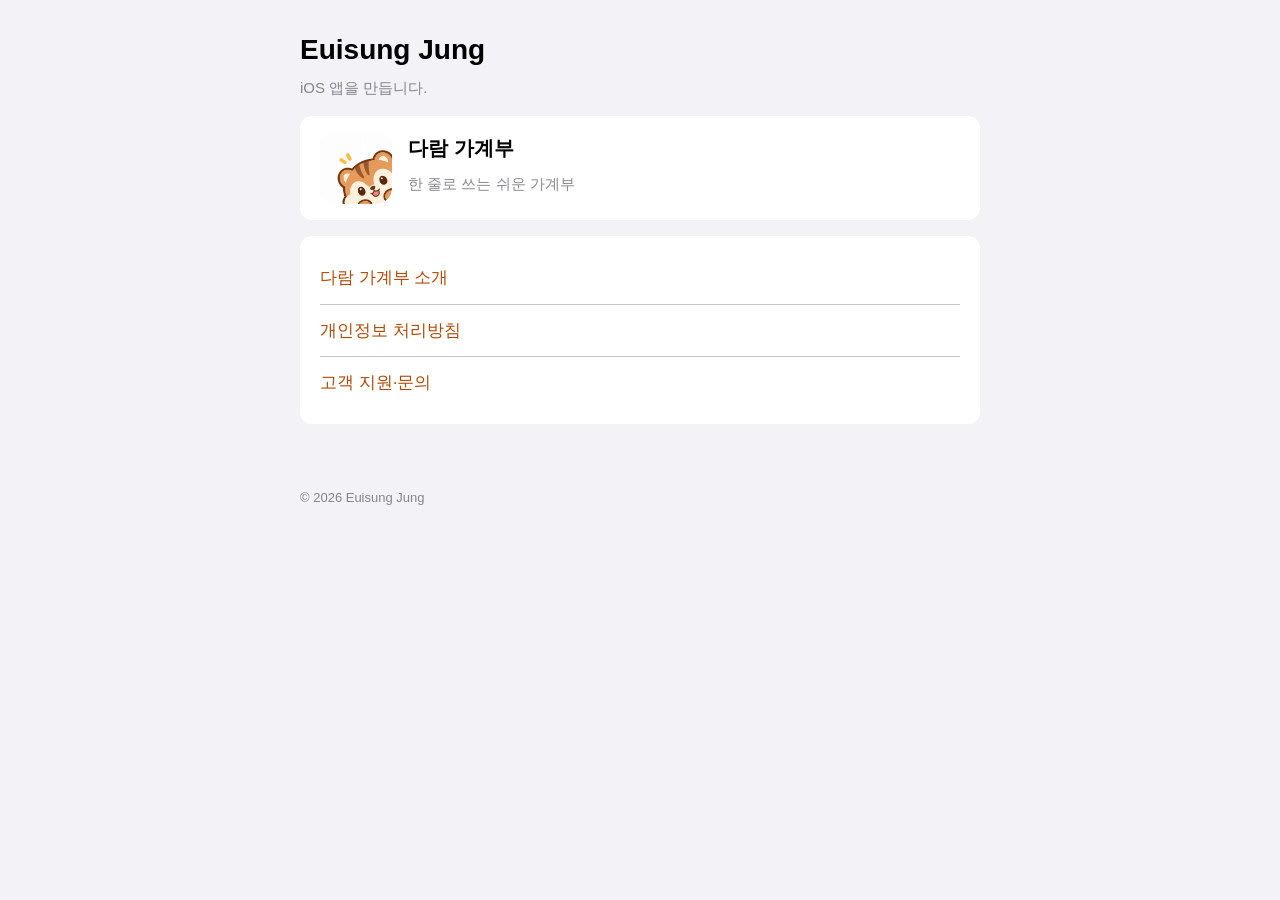
<file: index.html>
<!DOCTYPE html>
<html lang="ko">
<head>
<meta charset="utf-8">
<meta name="viewport" content="width=device-width, initial-scale=1">
<title>Euisung Jung — iOS 앱</title>
<meta name="description" content="다람 가계부를 만든 개발자 Euisung Jung의 앱 소개 페이지입니다.">
<link rel="icon" href="/assets/favicon.png">
<link rel="stylesheet" href="/assets/style.css">
</head>
<body>
<main>
  <h1>Euisung Jung</h1>
  <p class="muted">iOS 앱을 만듭니다.</p>

  <div class="card">
    <div class="app">
      <img src="/assets/daram-icon.png" alt="다람 가계부 앱 아이콘">
      <div>
        <h2>다람 가계부</h2>
        <p class="muted">한 줄로 쓰는 쉬운 가계부</p>
      </div>
    </div>
  </div>

  <div class="card">
    <ul class="links">
      <li><a href="/daram/">다람 가계부 소개</a></li>
      <li><a href="/daram/privacy/">개인정보 처리방침</a></li>
      <li><a href="/daram/support/">고객 지원·문의</a></li>
    </ul>
  </div>
</main>
<footer>© 2026 Euisung Jung</footer>
</body>
</html>
</file>
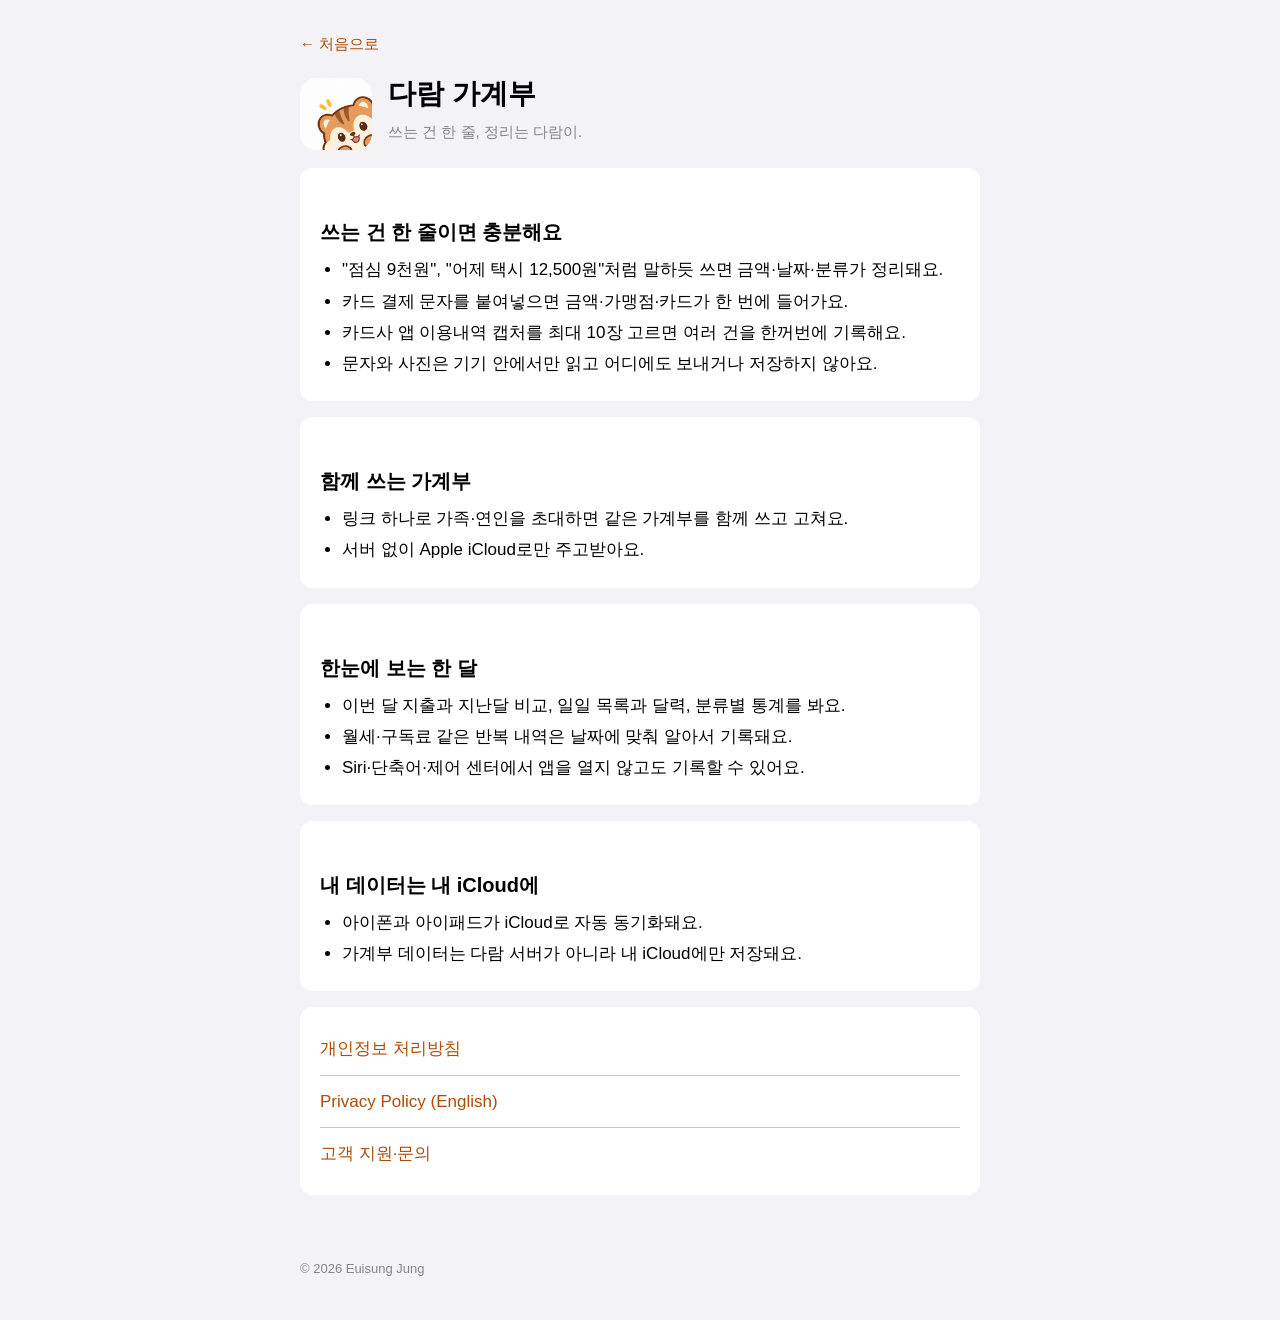
<file: daram/index.html>
<!DOCTYPE html>
<html lang="ko">
<head>
<meta charset="utf-8">
<meta name="viewport" content="width=device-width, initial-scale=1">
<title>다람 가계부</title>
<meta name="description" content="쓰는 건 한 줄, 정리는 다람이. 결제 문자·카드 앱 캡처·한 줄 말로 기록하는 가계부.">
<link rel="icon" href="/assets/favicon.png">
<link rel="stylesheet" href="/assets/style.css">
</head>
<body>
<main>
  <nav class="top"><a href="/">← 처음으로</a></nav>

  <div class="app">
    <img src="/assets/daram-icon.png" alt="다람 가계부 앱 아이콘">
    <div>
      <h1>다람 가계부</h1>
      <p class="muted">쓰는 건 한 줄, 정리는 다람이.</p>
    </div>
  </div>
  <!-- 출시 후 App Store 링크를 여기에 넣는다: <p><a href="https://apps.apple.com/app/idXXXXXXXXXX">App Store에서 받기</a></p> -->

  <div class="card">
    <h2>쓰는 건 한 줄이면 충분해요</h2>
    <ul>
      <li>"점심 9천원", "어제 택시 12,500원"처럼 말하듯 쓰면 금액·날짜·분류가 정리돼요.</li>
      <li>카드 결제 문자를 붙여넣으면 금액·가맹점·카드가 한 번에 들어가요.</li>
      <li>카드사 앱 이용내역 캡처를 최대 10장 고르면 여러 건을 한꺼번에 기록해요.</li>
      <li>문자와 사진은 기기 안에서만 읽고 어디에도 보내거나 저장하지 않아요.</li>
    </ul>
  </div>

  <div class="card">
    <h2>함께 쓰는 가계부</h2>
    <ul>
      <li>링크 하나로 가족·연인을 초대하면 같은 가계부를 함께 쓰고 고쳐요.</li>
      <li>서버 없이 Apple iCloud로만 주고받아요.</li>
    </ul>
  </div>

  <div class="card">
    <h2>한눈에 보는 한 달</h2>
    <ul>
      <li>이번 달 지출과 지난달 비교, 일일 목록과 달력, 분류별 통계를 봐요.</li>
      <li>월세·구독료 같은 반복 내역은 날짜에 맞춰 알아서 기록돼요.</li>
      <li>Siri·단축어·제어 센터에서 앱을 열지 않고도 기록할 수 있어요.</li>
    </ul>
  </div>

  <div class="card">
    <h2>내 데이터는 내 iCloud에</h2>
    <ul>
      <li>아이폰과 아이패드가 iCloud로 자동 동기화돼요.</li>
      <li>가계부 데이터는 다람 서버가 아니라 내 iCloud에만 저장돼요.</li>
    </ul>
  </div>

  <div class="card">
    <ul class="links">
      <li><a href="/daram/privacy/">개인정보 처리방침</a></li>
      <li><a href="/daram/privacy/en/">Privacy Policy (English)</a></li>
      <li><a href="/daram/support/">고객 지원·문의</a></li>
    </ul>
  </div>
</main>
<footer>© 2026 Euisung Jung</footer>
</body>
</html>
</file>
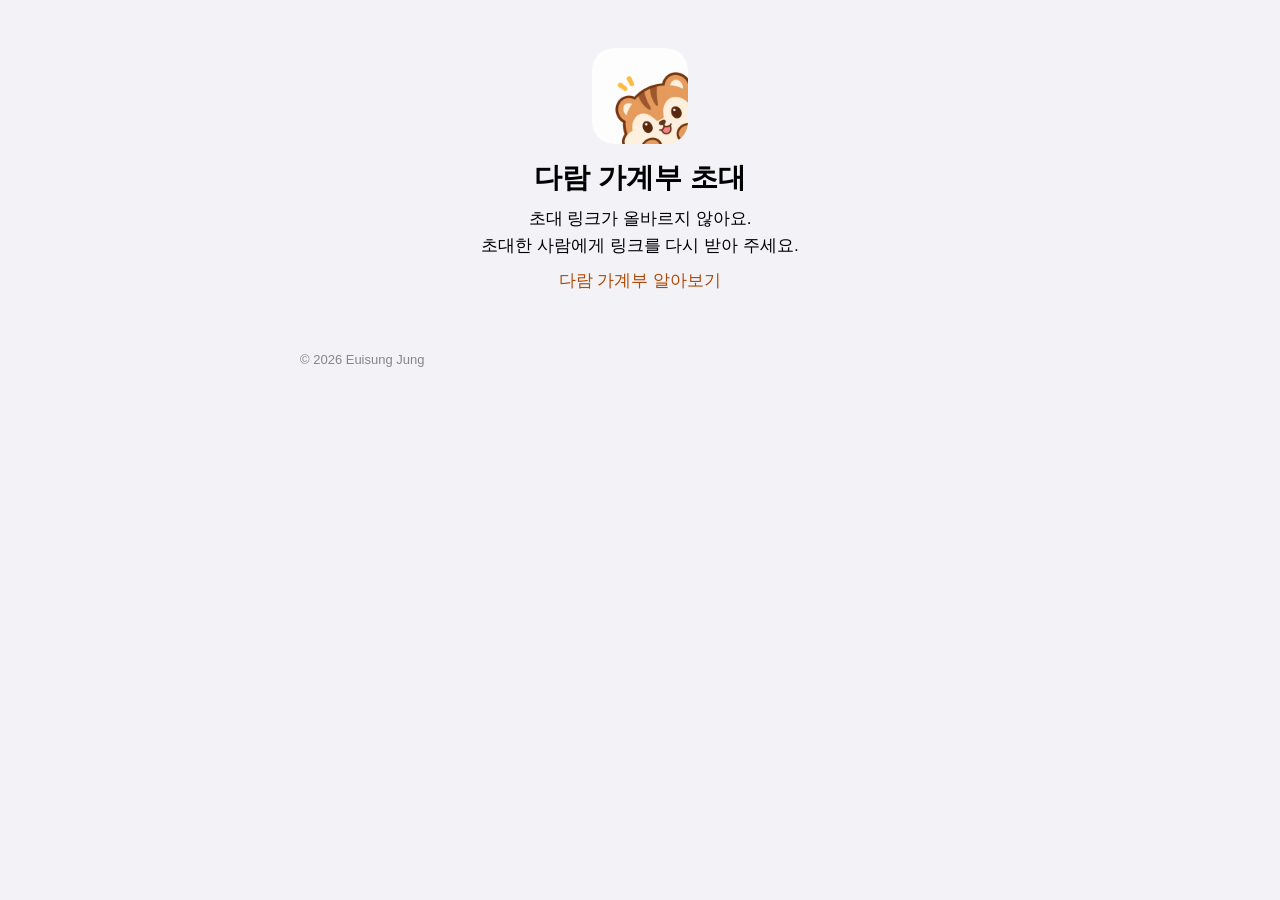
<file: daram/invite/index.html>
<!DOCTYPE html>
<html lang="ko">
<head>
<meta charset="utf-8">
<meta name="viewport" content="width=device-width, initial-scale=1">
<title>다람 가계부 초대</title>
<meta name="description" content="가계부를 함께 쓰자는 초대가 왔어요. 링크를 눌러 다람 가계부에서 참여해 주세요.">
<meta property="og:type" content="website">
<meta property="og:site_name" content="다람 가계부">
<meta property="og:title" content="다람 가계부 초대">
<meta property="og:description" content="가계부를 함께 쓰자는 초대가 왔어요. 눌러서 참여해 주세요.">
<meta property="og:image" content="https://jeongeuiseong.github.io/assets/daram-invite-og.png">
<meta property="og:image:width" content="1200">
<meta property="og:image:height" content="630">
<meta property="og:url" content="https://jeongeuiseong.github.io/daram/invite/">
<meta name="twitter:card" content="summary_large_image">
<meta name="robots" content="noindex">
<link rel="icon" href="/assets/favicon.png">
<link rel="stylesheet" href="/assets/style.css">
<style>
  .invite { text-align: center; }
  .invite img { width: 96px; height: 96px; border-radius: 22px; margin: 16px 0 8px; }
  .button { display: block; margin: 12px 0; padding: 14px 20px; border-radius: 14px;
            background: #ff8a3d; color: #3a1d06; font-weight: 600; text-decoration: none; }
  .button.secondary { background: var(--tint); color: var(--link); }
  .button:hover { text-decoration: none; }
  [hidden] { display: none !important; }
</style>
</head>
<body>
<main class="invite">
  <img src="/assets/daram-icon.png" alt="다람 가계부 아이콘">
  <h1>다람 가계부 초대</h1>

  <section id="open" hidden>
    <p>가계부를 함께 쓰자는 초대가 왔어요.<br>아래 순서대로 참여해 주세요.</p>
    <div class="card">
      <p><strong>① 다람 가계부 앱이 없다면 먼저 설치해 주세요.</strong></p>
      <a class="button secondary" href="https://apps.apple.com/app/id6834307285">App Store에서 받기</a>
      <p><strong>② 설치한 뒤 아래 버튼을 눌러 참여해 주세요.</strong></p>
      <a class="button" id="join" href="#">초대 받기</a>
      <p class="muted" id="until"></p>
    </div>
    <p class="muted">iPhone과 iCloud 로그인이 필요해요.</p>
  </section>

  <section id="expired" hidden>
    <p>초대 링크가 만료됐어요.<br>초대 링크는 24시간 동안만 열려 있어요. 초대한 사람에게 새 링크를 받아 주세요.</p>
  </section>

  <section id="invalid" hidden>
    <p>초대 링크가 올바르지 않아요.<br>초대한 사람에게 링크를 다시 받아 주세요.</p>
  </section>

  <p><a href="/daram/">다람 가계부 알아보기</a></p>
</main>
<footer>© 2026 Euisung Jung</footer>
<script>
  // 링크 형식: /daram/invite/#s=<iCloud 공유 토큰>&e=<만료 시각(초)>
  // 토큰은 #뒤에 있어 서버로 보내지지 않는다. iCloud 주소로만 넘긴다(다른 곳으로 보내지 않음).
  (function () {
    var params = new URLSearchParams(location.hash.slice(1));
    var token = params.get("s") || "";
    var expires = parseInt(params.get("e") || "", 10);
    var show = function (id) { document.getElementById(id).hidden = false; };
    if (!/^[A-Za-z0-9_-]+$/.test(token) || !isFinite(expires)) { show("invalid"); return; }
    if (Date.now() >= expires * 1000) { show("expired"); return; }
    document.getElementById("join").href = "https://www.icloud.com/share/" + token;
    var until = new Date(expires * 1000);
    document.getElementById("until").textContent =
      until.toLocaleString("ko-KR", { month: "long", day: "numeric", hour: "numeric", minute: "2-digit" }) + "까지 열려 있어요.";
    show("open");
  })();
</script>
</body>
</html>
</file>
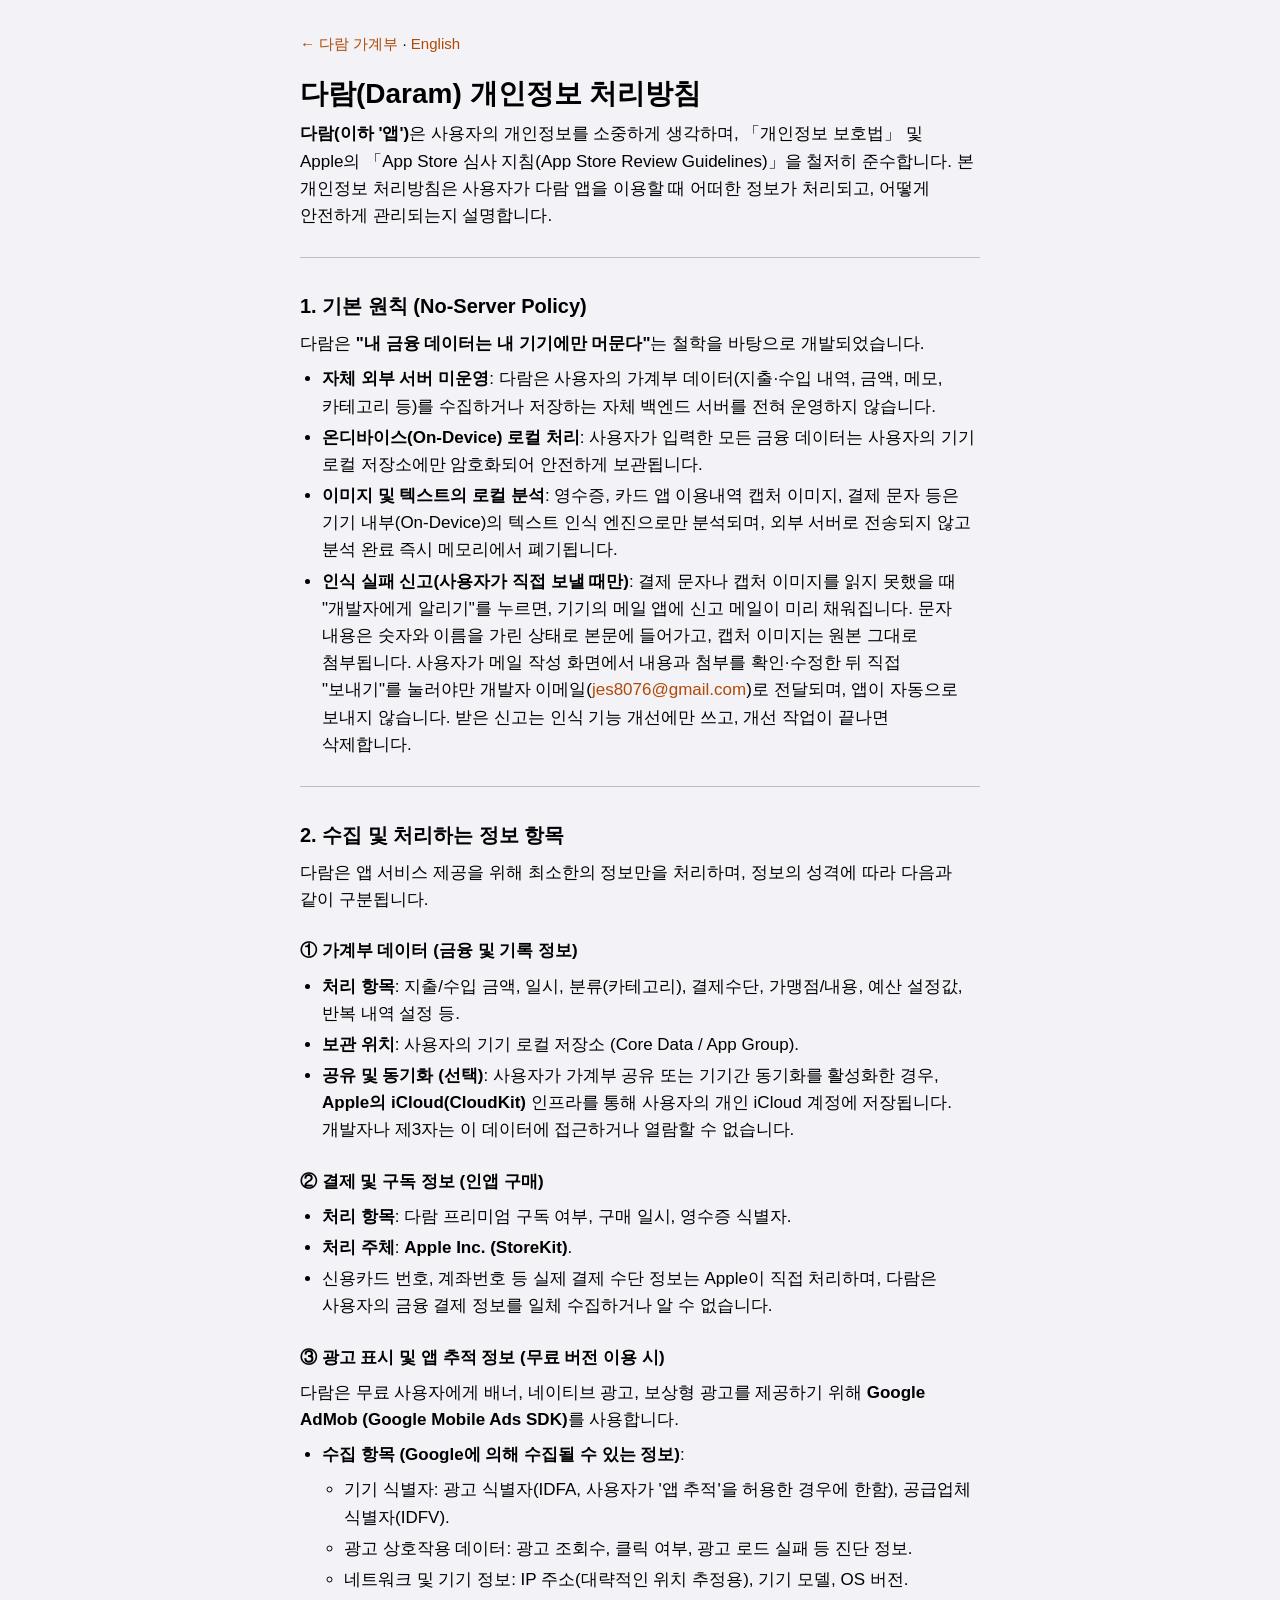
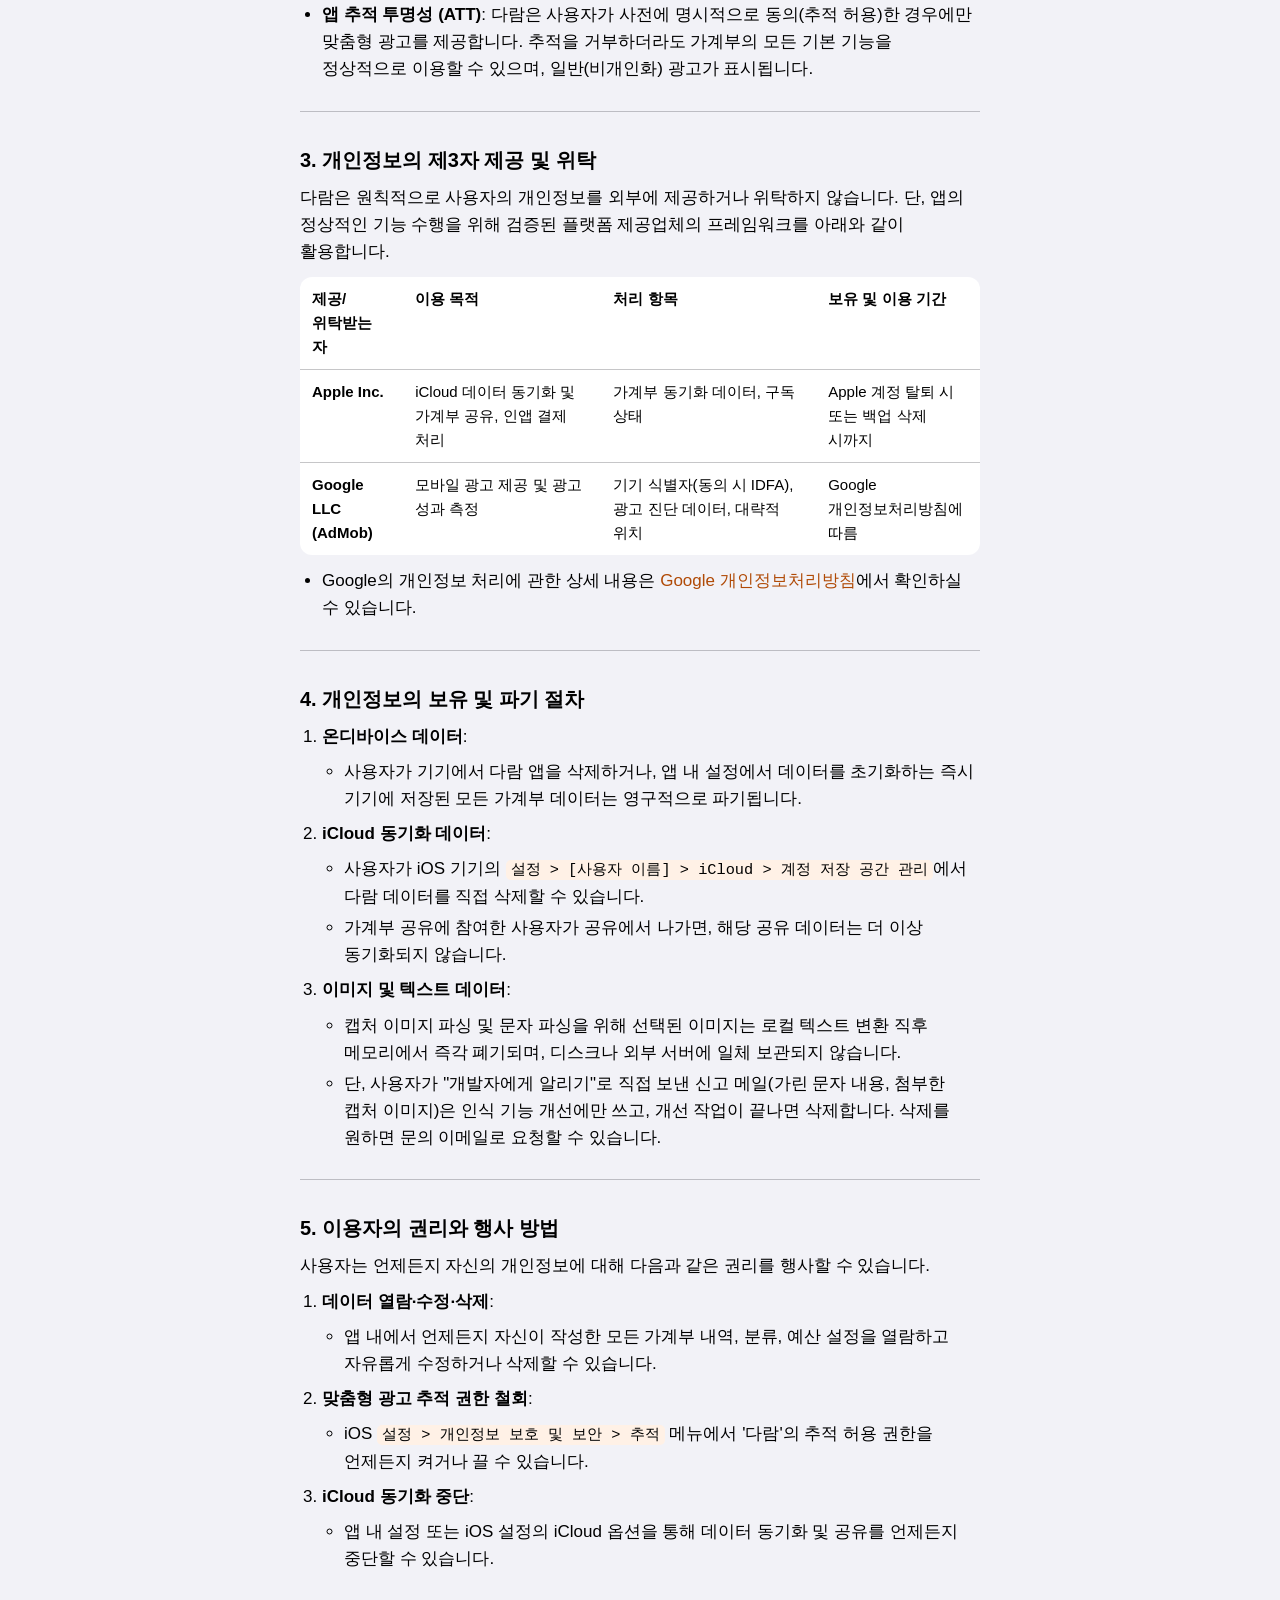
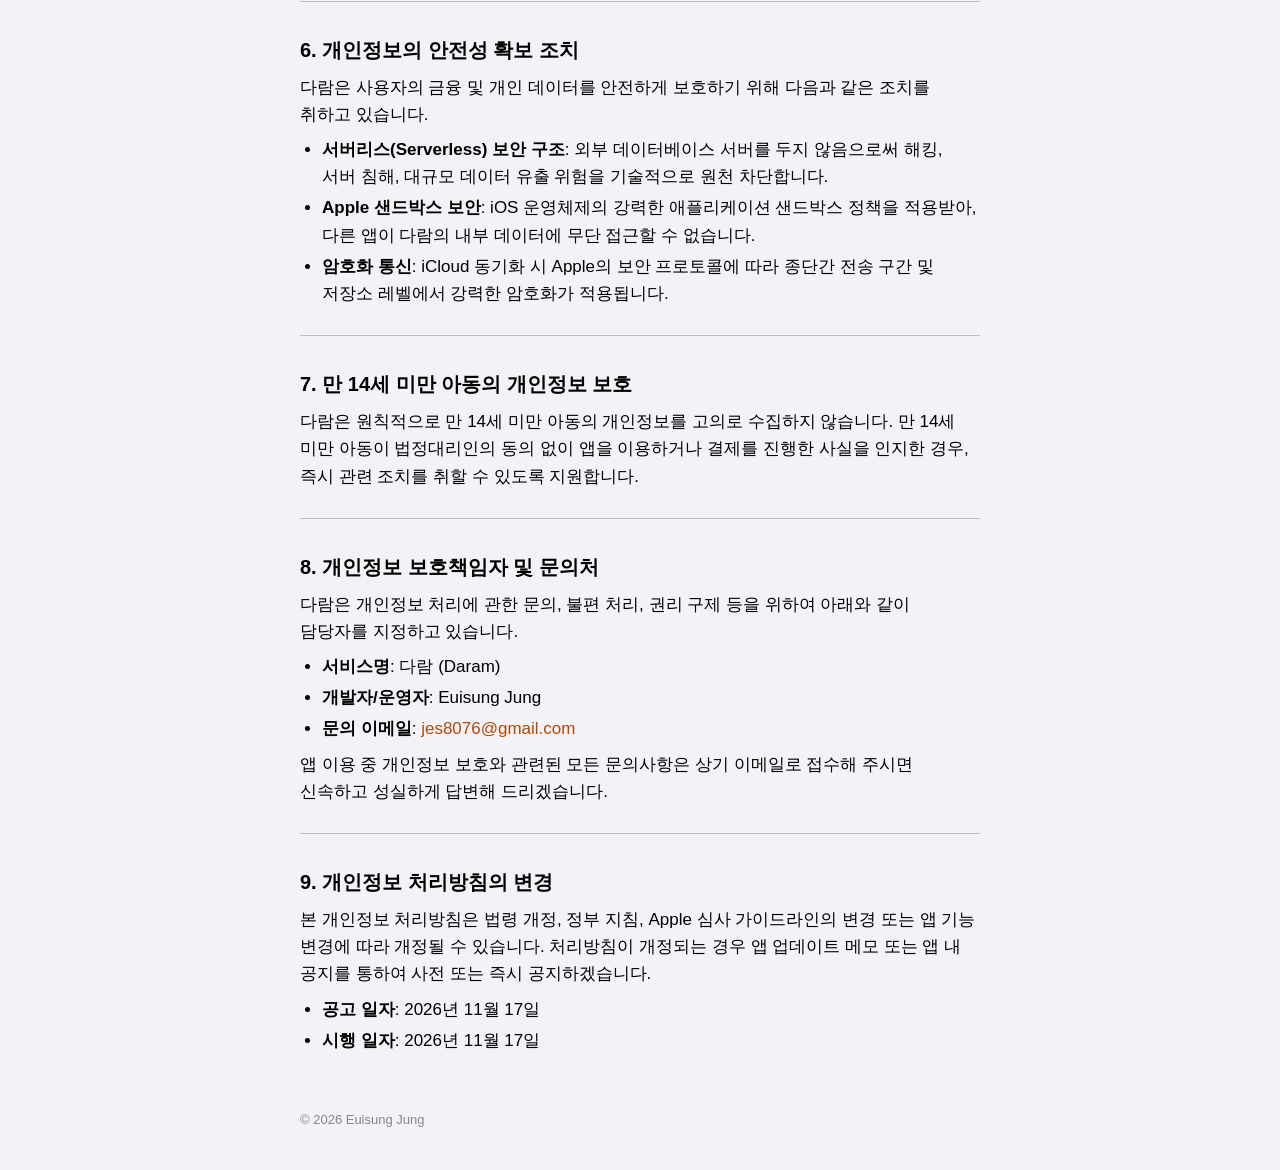
<file: daram/privacy/index.html>
<!DOCTYPE html>
<html lang="ko">
<head>
<meta charset="utf-8">
<meta name="viewport" content="width=device-width, initial-scale=1">
<title>다람 가계부 — 개인정보 처리방침</title>
<link rel="icon" href="/assets/favicon.png">
<link rel="stylesheet" href="/assets/style.css">
</head>
<body>
<main>
<nav class="top"><a href="/daram/">← 다람 가계부</a> · <a href="/daram/privacy/en/">English</a></nav>
<!-- 이 파일은 scripts/build_privacy.py로 만든다. 직접 고치지 말고 다람 저장소의 원본을 고친 뒤 다시 만든다. -->
<h1>다람(Daram) 개인정보 처리방침</h1>
<p><strong>다람(이하 '앱')</strong>은 사용자의 개인정보를 소중하게 생각하며, 「개인정보 보호법」 및 Apple의 「App Store 심사 지침(App Store Review Guidelines)」을 철저히 준수합니다. 본 개인정보 처리방침은 사용자가 다람 앱을 이용할 때 어떠한 정보가 처리되고, 어떻게 안전하게 관리되는지 설명합니다.</p>
<hr>
<h2>1. 기본 원칙 (No-Server Policy)</h2>
<p>다람은 <strong>"내 금융 데이터는 내 기기에만 머문다"</strong>는 철학을 바탕으로 개발되었습니다.</p>
<ul>
<li><strong>자체 외부 서버 미운영</strong>: 다람은 사용자의 가계부 데이터(지출·수입 내역, 금액, 메모, 카테고리 등)를 수집하거나 저장하는 자체 백엔드 서버를 전혀 운영하지 않습니다.
</li>
<li><strong>온디바이스(On-Device) 로컬 처리</strong>: 사용자가 입력한 모든 금융 데이터는 사용자의 기기 로컬 저장소에만 암호화되어 안전하게 보관됩니다.
</li>
<li><strong>이미지 및 텍스트의 로컬 분석</strong>: 영수증, 카드 앱 이용내역 캡처 이미지, 결제 문자 등은 기기 내부(On-Device)의 텍스트 인식 엔진으로만 분석되며, 외부 서버로 전송되지 않고 분석 완료 즉시 메모리에서 폐기됩니다.
</li>
<li><strong>인식 실패 신고(사용자가 직접 보낼 때만)</strong>: 결제 문자나 캡처 이미지를 읽지 못했을 때 "개발자에게 알리기"를 누르면, 기기의 메일 앱에 신고 메일이 미리 채워집니다. 문자 내용은 숫자와 이름을 가린 상태로 본문에 들어가고, 캡처 이미지는 원본 그대로 첨부됩니다. 사용자가 메일 작성 화면에서 내용과 첨부를 확인·수정한 뒤 직접 "보내기"를 눌러야만 개발자 이메일(<a href="mailto:jes8076@gmail.com">jes8076@gmail.com</a>)로 전달되며, 앱이 자동으로 보내지 않습니다. 받은 신고는 인식 기능 개선에만 쓰고, 개선 작업이 끝나면 삭제합니다.
</li></ul>
<hr>
<h2>2. 수집 및 처리하는 정보 항목</h2>
<p>다람은 앱 서비스 제공을 위해 최소한의 정보만을 처리하며, 정보의 성격에 따라 다음과 같이 구분됩니다.</p>
<h3>① 가계부 데이터 (금융 및 기록 정보)</h3>
<ul>
<li><strong>처리 항목</strong>: 지출/수입 금액, 일시, 분류(카테고리), 결제수단, 가맹점/내용, 예산 설정값, 반복 내역 설정 등.
</li>
<li><strong>보관 위치</strong>: 사용자의 기기 로컬 저장소 (Core Data / App Group).
</li>
<li><strong>공유 및 동기화 (선택)</strong>: 사용자가 가계부 공유 또는 기기간 동기화를 활성화한 경우, <strong>Apple의 iCloud(CloudKit)</strong> 인프라를 통해 사용자의 개인 iCloud 계정에 저장됩니다. 개발자나 제3자는 이 데이터에 접근하거나 열람할 수 없습니다.
</li></ul>
<h3>② 결제 및 구독 정보 (인앱 구매)</h3>
<ul>
<li><strong>처리 항목</strong>: 다람 프리미엄 구독 여부, 구매 일시, 영수증 식별자.
</li>
<li><strong>처리 주체</strong>: <strong>Apple Inc. (StoreKit)</strong>.
</li>
<li>신용카드 번호, 계좌번호 등 실제 결제 수단 정보는 Apple이 직접 처리하며, 다람은 사용자의 금융 결제 정보를 일체 수집하거나 알 수 없습니다.
</li></ul>
<h3>③ 광고 표시 및 앱 추적 정보 (무료 버전 이용 시)</h3>
<p>다람은 무료 사용자에게 배너, 네이티브 광고, 보상형 광고를 제공하기 위해 <strong>Google AdMob (Google Mobile Ads SDK)</strong>를 사용합니다.</p>
<ul>
<li><strong>수집 항목 (Google에 의해 수집될 수 있는 정보)</strong>:
<ul>
<li>기기 식별자: 광고 식별자(IDFA, 사용자가 '앱 추적'을 허용한 경우에 한함), 공급업체 식별자(IDFV).
</li>
<li>광고 상호작용 데이터: 광고 조회수, 클릭 여부, 광고 로드 실패 등 진단 정보.
</li>
<li>네트워크 및 기기 정보: IP 주소(대략적인 위치 추정용), 기기 모델, OS 버전.
</li></ul>
</li>
<li><strong>앱 추적 투명성 (ATT)</strong>: 다람은 사용자가 사전에 명시적으로 동의(추적 허용)한 경우에만 맞춤형 광고를 제공합니다. 추적을 거부하더라도 가계부의 모든 기본 기능을 정상적으로 이용할 수 있으며, 일반(비개인화) 광고가 표시됩니다.
</li></ul>
<hr>
<h2>3. 개인정보의 제3자 제공 및 위탁</h2>
<p>다람은 원칙적으로 사용자의 개인정보를 외부에 제공하거나 위탁하지 않습니다. 단, 앱의 정상적인 기능 수행을 위해 검증된 플랫폼 제공업체의 프레임워크를 아래와 같이 활용합니다.</p>
<div class="table-wrap"><table>
<thead><tr>
<th>제공/위탁받는 자</th>
<th>이용 목적</th>
<th>처리 항목</th>
<th>보유 및 이용 기간</th>
</tr></thead><tbody>
<tr><td><strong>Apple Inc.</strong></td><td>iCloud 데이터 동기화 및 가계부 공유, 인앱 결제 처리</td><td>가계부 동기화 데이터, 구독 상태</td><td>Apple 계정 탈퇴 시 또는 백업 삭제 시까지</td></tr>
<tr><td><strong>Google LLC (AdMob)</strong></td><td>모바일 광고 제공 및 광고 성과 측정</td><td>기기 식별자(동의 시 IDFA), 광고 진단 데이터, 대략적 위치</td><td>Google 개인정보처리방침에 따름</td></tr>
</tbody></table></div>
<ul>
<li>Google의 개인정보 처리에 관한 상세 내용은 <a href="https://policies.google.com/privacy" rel="noopener">Google 개인정보처리방침</a>에서 확인하실 수 있습니다.
</li></ul>
<hr>
<h2>4. 개인정보의 보유 및 파기 절차</h2>
<ol>
<li><strong>온디바이스 데이터</strong>:
<ul>
<li>사용자가 기기에서 다람 앱을 삭제하거나, 앱 내 설정에서 데이터를 초기화하는 즉시 기기에 저장된 모든 가계부 데이터는 영구적으로 파기됩니다.
</li></ul>
</li>
<li><strong>iCloud 동기화 데이터</strong>:
<ul>
<li>사용자가 iOS 기기의 <code>설정 &gt; [사용자 이름] &gt; iCloud &gt; 계정 저장 공간 관리</code>에서 다람 데이터를 직접 삭제할 수 있습니다.
</li>
<li>가계부 공유에 참여한 사용자가 공유에서 나가면, 해당 공유 데이터는 더 이상 동기화되지 않습니다.
</li></ul>
</li>
<li><strong>이미지 및 텍스트 데이터</strong>:
<ul>
<li>캡처 이미지 파싱 및 문자 파싱을 위해 선택된 이미지는 로컬 텍스트 변환 직후 메모리에서 즉각 폐기되며, 디스크나 외부 서버에 일체 보관되지 않습니다.
</li>
<li>단, 사용자가 "개발자에게 알리기"로 직접 보낸 신고 메일(가린 문자 내용, 첨부한 캡처 이미지)은 인식 기능 개선에만 쓰고, 개선 작업이 끝나면 삭제합니다. 삭제를 원하면 문의 이메일로 요청할 수 있습니다.
</li></ul>
</li></ol>
<hr>
<h2>5. 이용자의 권리와 행사 방법</h2>
<p>사용자는 언제든지 자신의 개인정보에 대해 다음과 같은 권리를 행사할 수 있습니다.</p>
<ol>
<li><strong>데이터 열람·수정·삭제</strong>:
<ul>
<li>앱 내에서 언제든지 자신이 작성한 모든 가계부 내역, 분류, 예산 설정을 열람하고 자유롭게 수정하거나 삭제할 수 있습니다.
</li></ul>
</li>
<li><strong>맞춤형 광고 추적 권한 철회</strong>:
<ul>
<li>iOS <code>설정 &gt; 개인정보 보호 및 보안 &gt; 추적</code> 메뉴에서 '다람'의 추적 허용 권한을 언제든지 켜거나 끌 수 있습니다.
</li></ul>
</li>
<li><strong>iCloud 동기화 중단</strong>:
<ul>
<li>앱 내 설정 또는 iOS 설정의 iCloud 옵션을 통해 데이터 동기화 및 공유를 언제든지 중단할 수 있습니다.
</li></ul>
</li></ol>
<hr>
<h2>6. 개인정보의 안전성 확보 조치</h2>
<p>다람은 사용자의 금융 및 개인 데이터를 안전하게 보호하기 위해 다음과 같은 조치를 취하고 있습니다.</p>
<ul>
<li><strong>서버리스(Serverless) 보안 구조</strong>: 외부 데이터베이스 서버를 두지 않음으로써 해킹, 서버 침해, 대규모 데이터 유출 위험을 기술적으로 원천 차단합니다.
</li>
<li><strong>Apple 샌드박스 보안</strong>: iOS 운영체제의 강력한 애플리케이션 샌드박스 정책을 적용받아, 다른 앱이 다람의 내부 데이터에 무단 접근할 수 없습니다.
</li>
<li><strong>암호화 통신</strong>: iCloud 동기화 시 Apple의 보안 프로토콜에 따라 종단간 전송 구간 및 저장소 레벨에서 강력한 암호화가 적용됩니다.
</li></ul>
<hr>
<h2>7. 만 14세 미만 아동의 개인정보 보호</h2>
<p>다람은 원칙적으로 만 14세 미만 아동의 개인정보를 고의로 수집하지 않습니다. 만 14세 미만 아동이 법정대리인의 동의 없이 앱을 이용하거나 결제를 진행한 사실을 인지한 경우, 즉시 관련 조치를 취할 수 있도록 지원합니다.</p>
<hr>
<h2>8. 개인정보 보호책임자 및 문의처</h2>
<p>다람은 개인정보 처리에 관한 문의, 불편 처리, 권리 구제 등을 위하여 아래와 같이 담당자를 지정하고 있습니다.</p>
<ul>
<li><strong>서비스명</strong>: 다람 (Daram)
</li>
<li><strong>개발자/운영자</strong>: Euisung Jung
</li>
<li><strong>문의 이메일</strong>: <a href="mailto:jes8076@gmail.com">jes8076@gmail.com</a>
</li></ul>
<p>앱 이용 중 개인정보 보호와 관련된 모든 문의사항은 상기 이메일로 접수해 주시면 신속하고 성실하게 답변해 드리겠습니다.</p>
<hr>
<h2>9. 개인정보 처리방침의 변경</h2>
<p>본 개인정보 처리방침은 법령 개정, 정부 지침, Apple 심사 가이드라인의 변경 또는 앱 기능 변경에 따라 개정될 수 있습니다. 처리방침이 개정되는 경우 앱 업데이트 메모 또는 앱 내 공지를 통하여 사전 또는 즉시 공지하겠습니다.</p>
<ul>
<li><strong>공고 일자</strong>: 2026년 11월 17일
</li>
<li><strong>시행 일자</strong>: 2026년 11월 17일
</li></ul>
</main>
<footer>© 2026 Euisung Jung</footer>
</body>
</html>
</file>
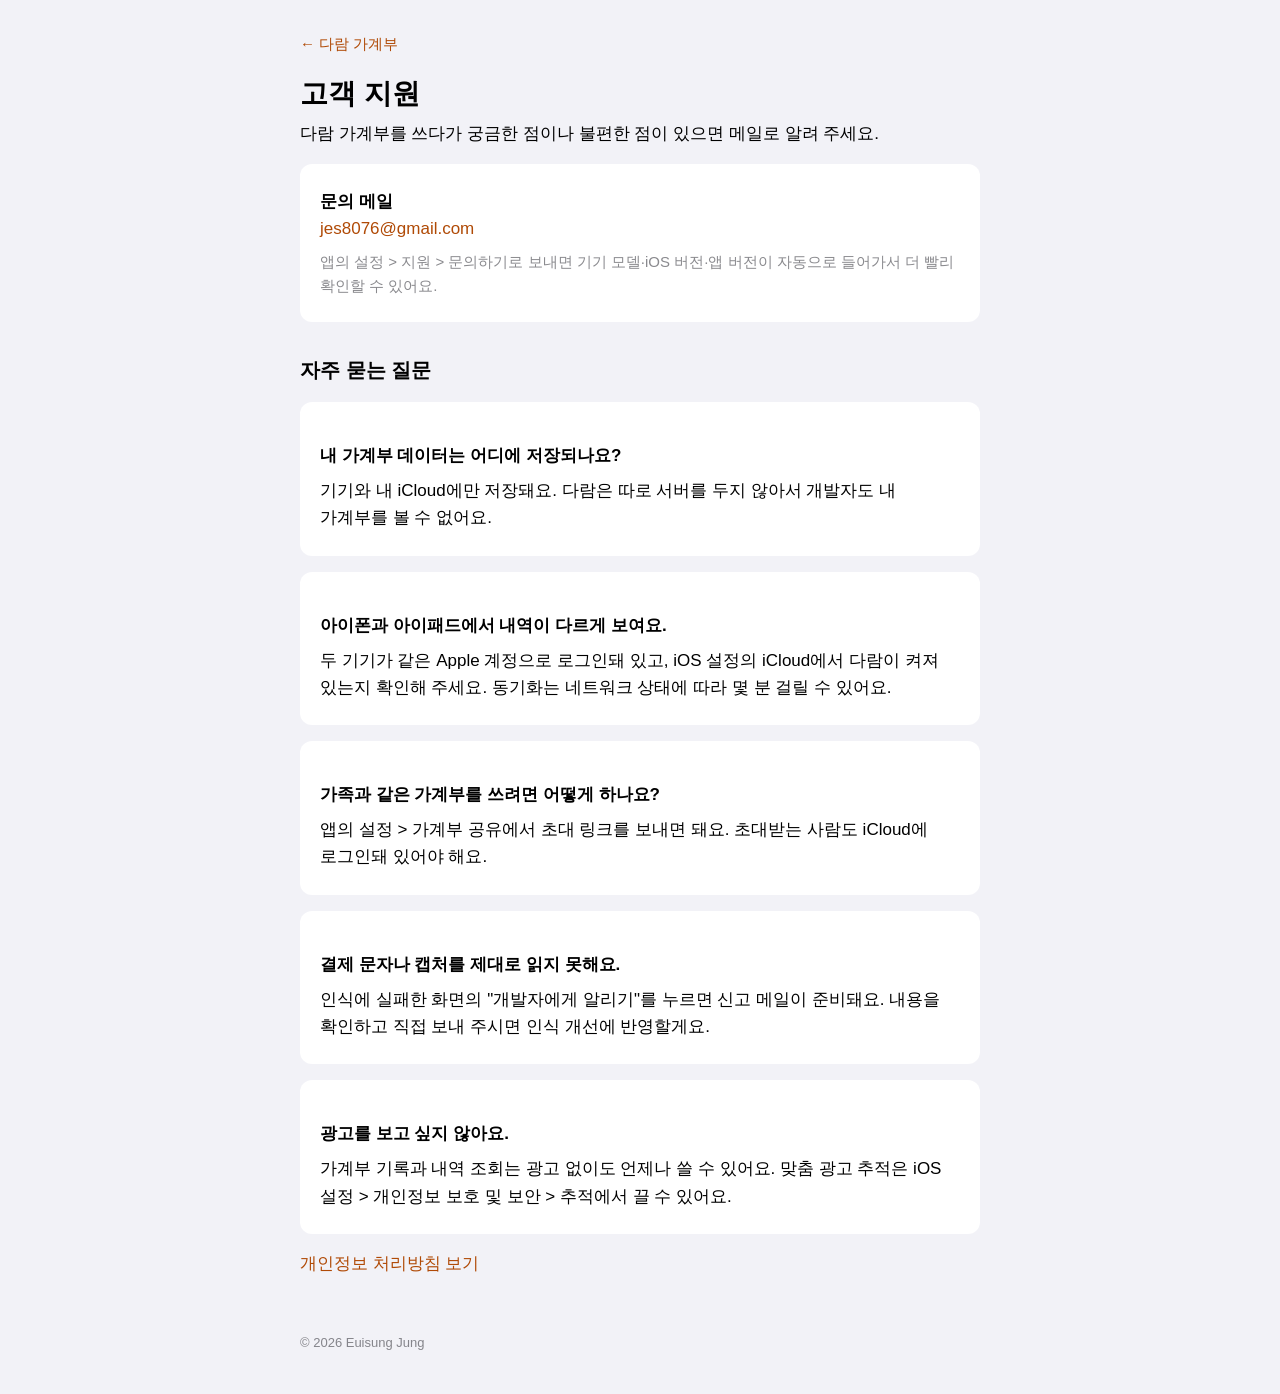
<file: daram/support/index.html>
<!DOCTYPE html>
<html lang="ko">
<head>
<meta charset="utf-8">
<meta name="viewport" content="width=device-width, initial-scale=1">
<title>다람 가계부 — 고객 지원</title>
<link rel="icon" href="/assets/favicon.png">
<link rel="stylesheet" href="/assets/style.css">
</head>
<body>
<main>
  <nav class="top"><a href="/daram/">← 다람 가계부</a></nav>
  <h1>고객 지원</h1>
  <p>다람 가계부를 쓰다가 궁금한 점이나 불편한 점이 있으면 메일로 알려 주세요.</p>

  <div class="card">
    <p><strong>문의 메일</strong><br>
    <a href="mailto:jes8076@gmail.com?subject=%5B%EB%8B%A4%EB%9E%8C%5D%20%EB%AC%B8%EC%9D%98">jes8076@gmail.com</a></p>
    <p class="muted">앱의 설정 &gt; 지원 &gt; 문의하기로 보내면 기기 모델·iOS 버전·앱 버전이 자동으로 들어가서 더 빨리 확인할 수 있어요.</p>
  </div>

  <h2>자주 묻는 질문</h2>

  <div class="card">
    <h3>내 가계부 데이터는 어디에 저장되나요?</h3>
    <p>기기와 내 iCloud에만 저장돼요. 다람은 따로 서버를 두지 않아서 개발자도 내 가계부를 볼 수 없어요.</p>
  </div>

  <div class="card">
    <h3>아이폰과 아이패드에서 내역이 다르게 보여요.</h3>
    <p>두 기기가 같은 Apple 계정으로 로그인돼 있고, iOS 설정의 iCloud에서 다람이 켜져 있는지 확인해 주세요. 동기화는 네트워크 상태에 따라 몇 분 걸릴 수 있어요.</p>
  </div>

  <div class="card">
    <h3>가족과 같은 가계부를 쓰려면 어떻게 하나요?</h3>
    <p>앱의 설정 &gt; 가계부 공유에서 초대 링크를 보내면 돼요. 초대받는 사람도 iCloud에 로그인돼 있어야 해요.</p>
  </div>

  <div class="card">
    <h3>결제 문자나 캡처를 제대로 읽지 못해요.</h3>
    <p>인식에 실패한 화면의 "개발자에게 알리기"를 누르면 신고 메일이 준비돼요. 내용을 확인하고 직접 보내 주시면 인식 개선에 반영할게요.</p>
  </div>

  <div class="card">
    <h3>광고를 보고 싶지 않아요.</h3>
    <p>가계부 기록과 내역 조회는 광고 없이도 언제나 쓸 수 있어요. 맞춤 광고 추적은 iOS 설정 &gt; 개인정보 보호 및 보안 &gt; 추적에서 끌 수 있어요.</p>
  </div>

  <p><a href="/daram/privacy/">개인정보 처리방침 보기</a></p>
</main>
<footer>© 2026 Euisung Jung</footer>
</body>
</html>
</file>
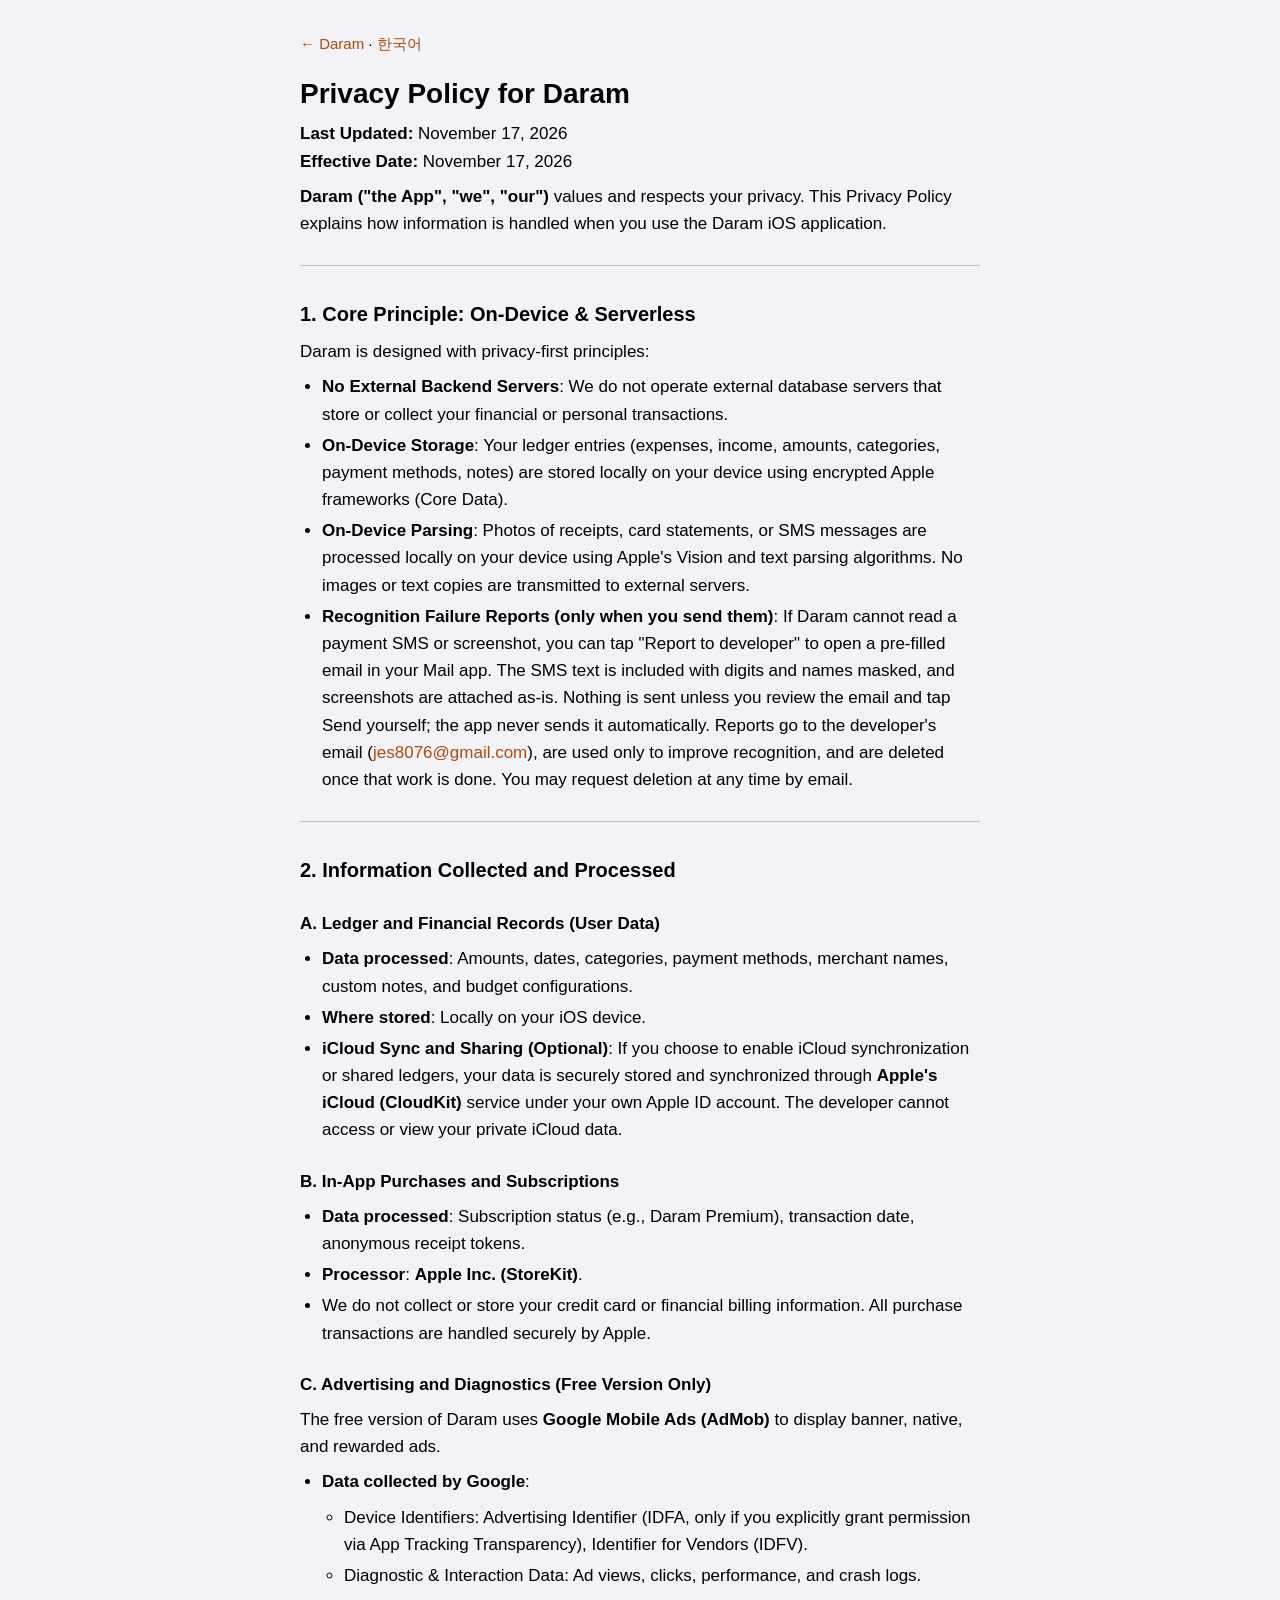
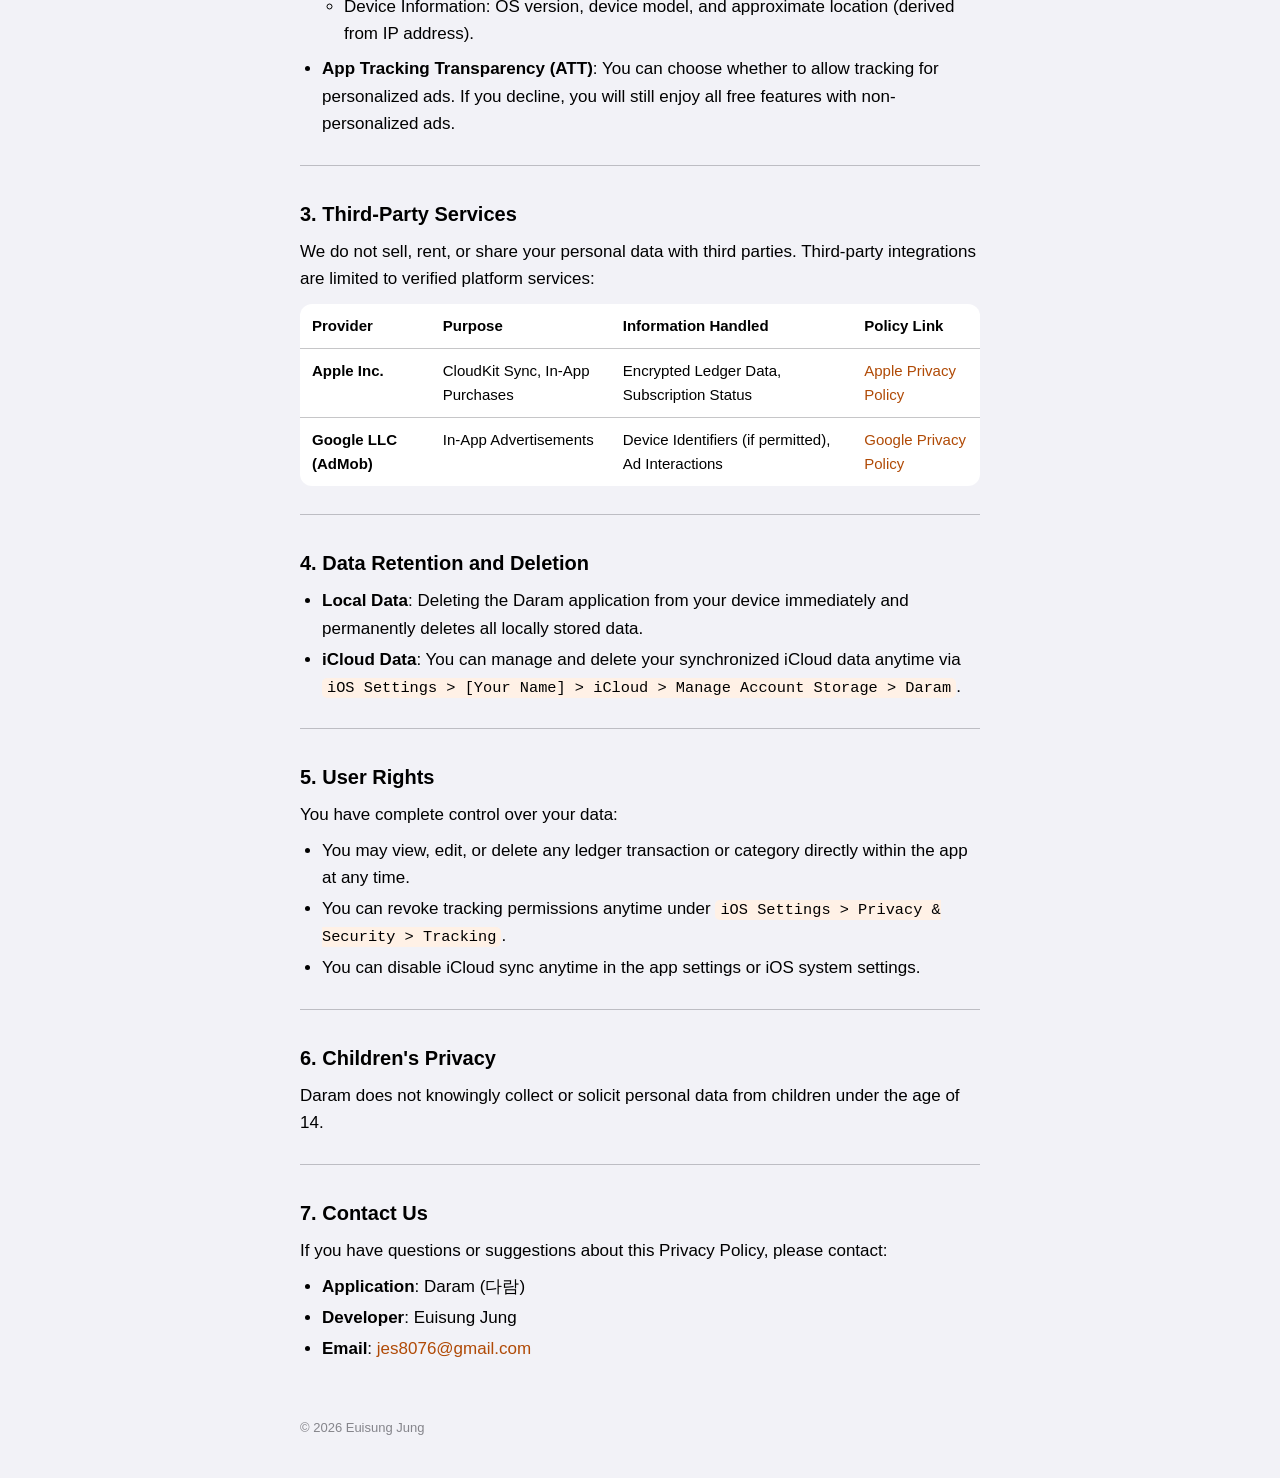
<file: daram/privacy/en/index.html>
<!DOCTYPE html>
<html lang="en">
<head>
<meta charset="utf-8">
<meta name="viewport" content="width=device-width, initial-scale=1">
<title>Daram — Privacy Policy</title>
<link rel="icon" href="/assets/favicon.png">
<link rel="stylesheet" href="/assets/style.css">
</head>
<body>
<main>
<nav class="top"><a href="/daram/">← Daram</a> · <a href="/daram/privacy/">한국어</a></nav>
<!-- 이 파일은 scripts/build_privacy.py로 만든다. 직접 고치지 말고 다람 저장소의 원본을 고친 뒤 다시 만든다. -->
<h1>Privacy Policy for Daram</h1>
<p><strong>Last Updated:</strong> November 17, 2026<br>
<strong>Effective Date:</strong> November 17, 2026<br></p>
<p><strong>Daram ("the App", "we", "our")</strong> values and respects your privacy. This Privacy Policy explains how information is handled when you use the Daram iOS application.</p>
<hr>
<h2>1. Core Principle: On-Device &amp; Serverless</h2>
<p>Daram is designed with privacy-first principles:</p>
<ul>
<li><strong>No External Backend Servers</strong>: We do not operate external database servers that store or collect your financial or personal transactions.
</li>
<li><strong>On-Device Storage</strong>: Your ledger entries (expenses, income, amounts, categories, payment methods, notes) are stored locally on your device using encrypted Apple frameworks (Core Data).
</li>
<li><strong>On-Device Parsing</strong>: Photos of receipts, card statements, or SMS messages are processed locally on your device using Apple's Vision and text parsing algorithms. No images or text copies are transmitted to external servers.
</li>
<li><strong>Recognition Failure Reports (only when you send them)</strong>: If Daram cannot read a payment SMS or screenshot, you can tap "Report to developer" to open a pre-filled email in your Mail app. The SMS text is included with digits and names masked, and screenshots are attached as-is. Nothing is sent unless you review the email and tap Send yourself; the app never sends it automatically. Reports go to the developer's email (<a href="mailto:jes8076@gmail.com">jes8076@gmail.com</a>), are used only to improve recognition, and are deleted once that work is done. You may request deletion at any time by email.
</li></ul>
<hr>
<h2>2. Information Collected and Processed</h2>
<h3>A. Ledger and Financial Records (User Data)</h3>
<ul>
<li><strong>Data processed</strong>: Amounts, dates, categories, payment methods, merchant names, custom notes, and budget configurations.
</li>
<li><strong>Where stored</strong>: Locally on your iOS device.
</li>
<li><strong>iCloud Sync and Sharing (Optional)</strong>: If you choose to enable iCloud synchronization or shared ledgers, your data is securely stored and synchronized through <strong>Apple's iCloud (CloudKit)</strong> service under your own Apple ID account. The developer cannot access or view your private iCloud data.
</li></ul>
<h3>B. In-App Purchases and Subscriptions</h3>
<ul>
<li><strong>Data processed</strong>: Subscription status (e.g., Daram Premium), transaction date, anonymous receipt tokens.
</li>
<li><strong>Processor</strong>: <strong>Apple Inc. (StoreKit)</strong>.
</li>
<li>We do not collect or store your credit card or financial billing information. All purchase transactions are handled securely by Apple.
</li></ul>
<h3>C. Advertising and Diagnostics (Free Version Only)</h3>
<p>The free version of Daram uses <strong>Google Mobile Ads (AdMob)</strong> to display banner, native, and rewarded ads.</p>
<ul>
<li><strong>Data collected by Google</strong>:
<ul>
<li>Device Identifiers: Advertising Identifier (IDFA, only if you explicitly grant permission via App Tracking Transparency), Identifier for Vendors (IDFV).
</li>
<li>Diagnostic &amp; Interaction Data: Ad views, clicks, performance, and crash logs.
</li>
<li>Device Information: OS version, device model, and approximate location (derived from IP address).
</li></ul>
</li>
<li><strong>App Tracking Transparency (ATT)</strong>: You can choose whether to allow tracking for personalized ads. If you decline, you will still enjoy all free features with non-personalized ads.
</li></ul>
<hr>
<h2>3. Third-Party Services</h2>
<p>We do not sell, rent, or share your personal data with third parties. Third-party integrations are limited to verified platform services:</p>
<div class="table-wrap"><table>
<thead><tr>
<th>Provider</th>
<th>Purpose</th>
<th>Information Handled</th>
<th>Policy Link</th>
</tr></thead><tbody>
<tr><td><strong>Apple Inc.</strong></td><td>CloudKit Sync, In-App Purchases</td><td>Encrypted Ledger Data, Subscription Status</td><td><a href="https://www.apple.com/legal/privacy/" rel="noopener">Apple Privacy Policy</a></td></tr>
<tr><td><strong>Google LLC (AdMob)</strong></td><td>In-App Advertisements</td><td>Device Identifiers (if permitted), Ad Interactions</td><td><a href="https://policies.google.com/privacy" rel="noopener">Google Privacy Policy</a></td></tr>
</tbody></table></div>
<hr>
<h2>4. Data Retention and Deletion</h2>
<ul>
<li><strong>Local Data</strong>: Deleting the Daram application from your device immediately and permanently deletes all locally stored data.
</li>
<li><strong>iCloud Data</strong>: You can manage and delete your synchronized iCloud data anytime via <code>iOS Settings &gt; [Your Name] &gt; iCloud &gt; Manage Account Storage &gt; Daram</code>.
</li></ul>
<hr>
<h2>5. User Rights</h2>
<p>You have complete control over your data:</p>
<ul>
<li>You may view, edit, or delete any ledger transaction or category directly within the app at any time.
</li>
<li>You can revoke tracking permissions anytime under <code>iOS Settings &gt; Privacy &amp; Security &gt; Tracking</code>.
</li>
<li>You can disable iCloud sync anytime in the app settings or iOS system settings.
</li></ul>
<hr>
<h2>6. Children's Privacy</h2>
<p>Daram does not knowingly collect or solicit personal data from children under the age of 14.</p>
<hr>
<h2>7. Contact Us</h2>
<p>If you have questions or suggestions about this Privacy Policy, please contact:</p>
<ul>
<li><strong>Application</strong>: Daram (다람)
</li>
<li><strong>Developer</strong>: Euisung Jung
</li>
<li><strong>Email</strong>: <a href="mailto:jes8076@gmail.com">jes8076@gmail.com</a>
</li></ul>
</main>
<footer>© 2026 Euisung Jung</footer>
</body>
</html>
</file>
<file: assets/style.css>
/* 다람 디자인 가이드(docs/design/tokens.json)의 색을 그대로 쓴다. */
:root {
  color-scheme: light dark;
  --bg: #f2f2f7;
  --card: #ffffff;
  --text: #000000;
  --text-2: #3c3c4399;
  --separator: #3c3c434a;
  --link: #b04a06;      /* brand-text */
  --tint: #fff1e6;      /* brand-tint */
}
@media (prefers-color-scheme: dark) {
  :root {
    --bg: #000000;
    --card: #1c1c1e;
    --text: #ffffff;
    --text-2: #ebebf599;
    --separator: #54545899;
    --link: #ff9a55;
    --tint: #3a2414;
  }
}
* { box-sizing: border-box; }
html { -webkit-text-size-adjust: 100%; }
body {
  margin: 0;
  background: var(--bg);
  color: var(--text);
  font-family: -apple-system, BlinkMacSystemFont, "Apple SD Gothic Neo", "Noto Sans KR", "Segoe UI", sans-serif;
  font-size: 17px;
  line-height: 1.6;
  word-break: keep-all;
  overflow-wrap: anywhere;
}
main { max-width: 720px; margin: 0 auto; padding: 32px 20px 48px; }
a { color: var(--link); text-decoration: none; }
a:hover { text-decoration: underline; }
h1 { font-size: 28px; line-height: 1.3; margin: 0 0 8px; }
h2 { font-size: 20px; margin: 32px 0 8px; }
h3 { font-size: 17px; margin: 24px 0 4px; }
p, ul, ol { margin: 8px 0; }
ul, ol { padding-left: 22px; }
li { margin: 4px 0; }
hr { border: 0; border-top: 1px solid var(--separator); margin: 28px 0; }
code { font-family: ui-monospace, SFMono-Regular, Menlo, monospace; font-size: 0.9em; background: var(--tint); padding: 1px 5px; border-radius: 5px; }
.muted { color: var(--text-2); font-size: 15px; }
.card { background: var(--card); border-radius: 12px; padding: 16px 20px; margin: 16px 0; }
.app { display: flex; gap: 16px; align-items: center; }
.app img { width: 72px; height: 72px; border-radius: 16px; flex: none; }
.app h2 { margin: 0; }
.links { list-style: none; padding: 0; margin: 0; }
.links li { border-top: 1px solid var(--separator); margin: 0; }
.links li:first-child { border-top: 0; }
.links a { display: block; padding: 12px 0; }
.table-wrap { overflow-x: auto; margin: 12px 0; }
table { border-collapse: collapse; width: 100%; font-size: 15px; background: var(--card); border-radius: 12px; overflow: hidden; }
th, td { text-align: left; vertical-align: top; padding: 10px 12px; border-bottom: 1px solid var(--separator); }
tr:last-child td { border-bottom: 0; }
nav.top { font-size: 15px; margin-bottom: 20px; }
footer { max-width: 720px; margin: 0 auto; padding: 0 20px 40px; color: var(--text-2); font-size: 13px; }
</file>
